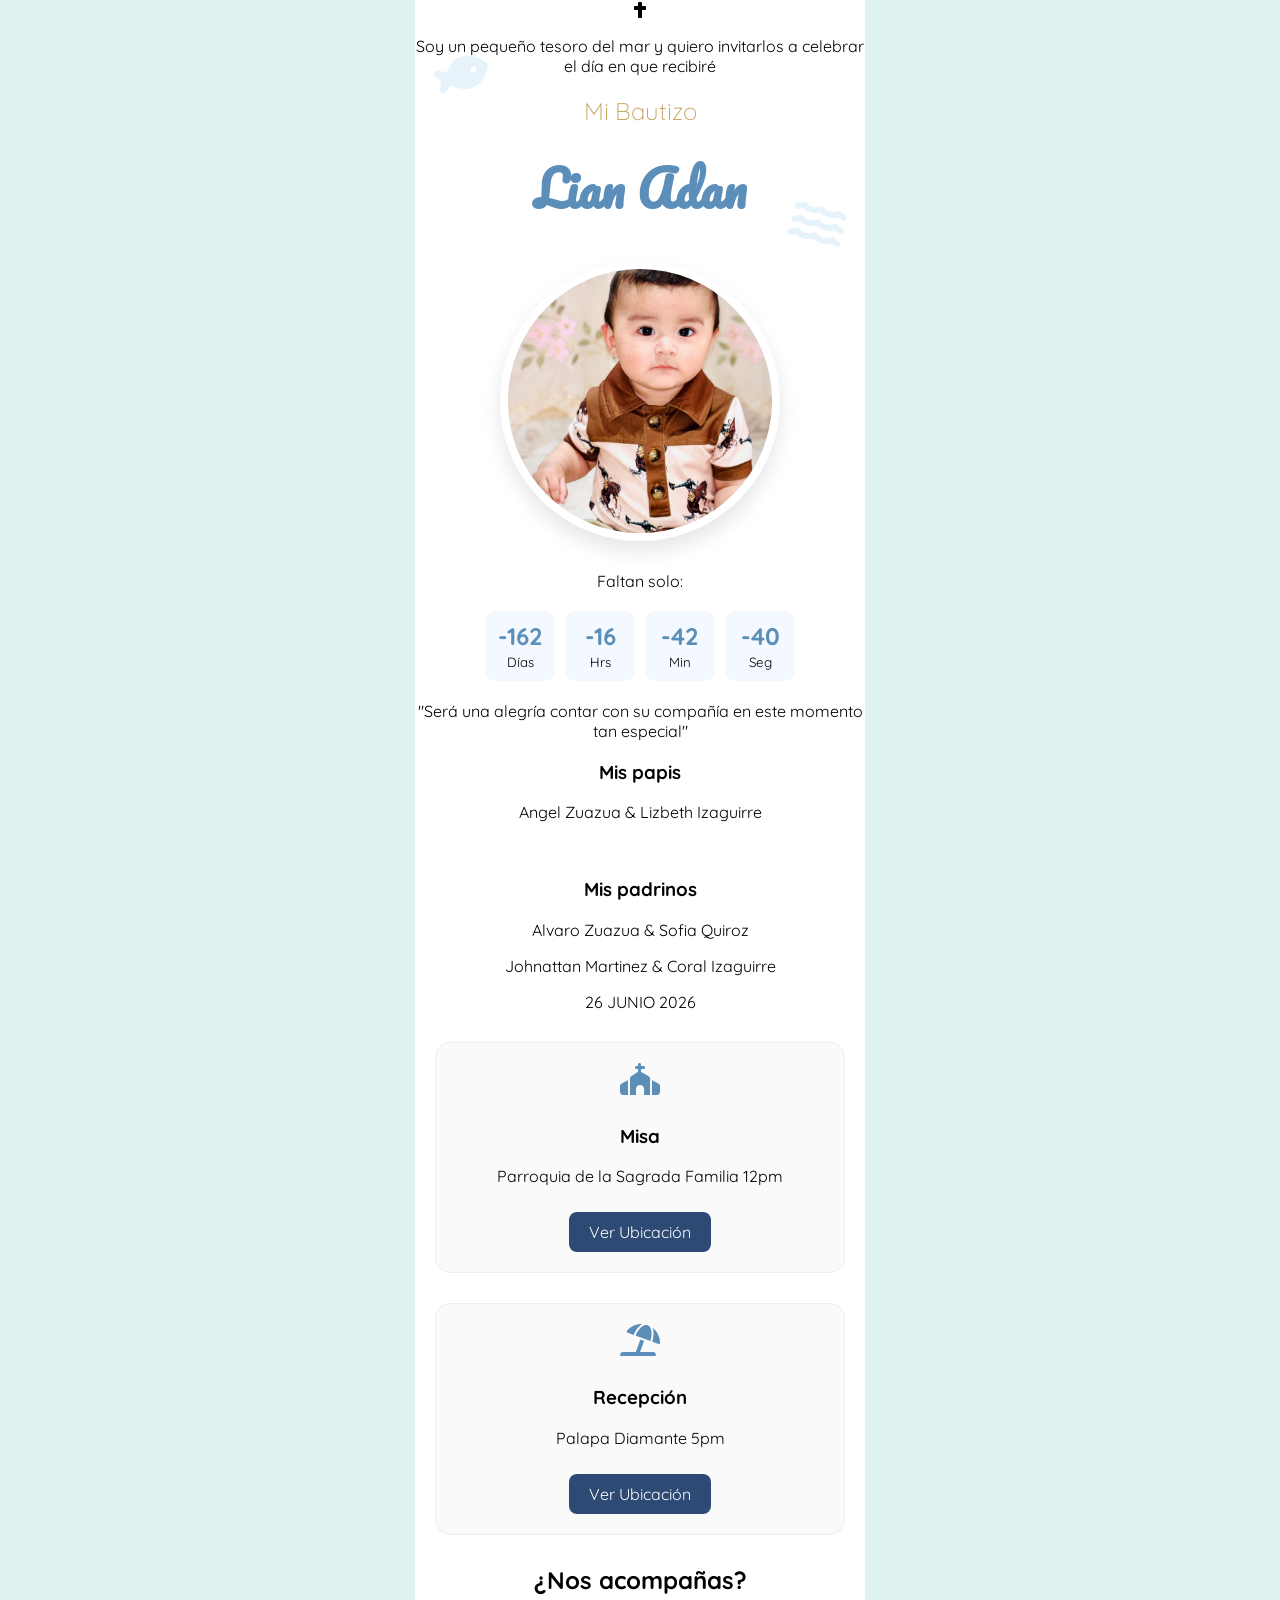
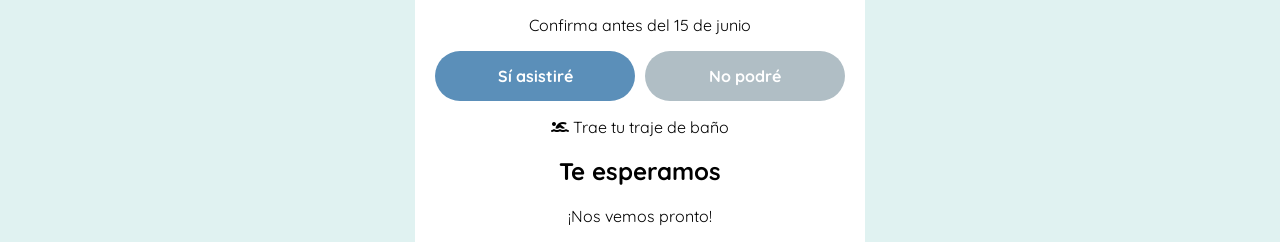
<file: index.html>
<!DOCTYPE html>
<html lang="es">
<head>
    <meta charset="UTF-8">
    <meta name="viewport" content="width=device-width, initial-scale=1.0, maximum-scale=1.0, user-scalable=no">
    <title>Bautizo Lian Adan</title>
    
    <!-- Fuentes -->
    <link href="https://fonts.googleapis.com/css2?family=Pacifico&family=Quicksand:wght@400;700&display=swap" rel="stylesheet">
    <!-- Iconos -->
    <link rel="stylesheet" href="https://cdnjs.cloudflare.com/ajax/libs/font-awesome/6.0.0/css/all.min.css">
    <link rel="stylesheet" href="css/index.css">
</head>
<body>

    <div class="main-container">
        <!-- Decoraciones de fondo con iconos para que no fallen -->
        <div class="bubbles">
            <i class="fas fa-fish deco-icon f1"></i>
            <i class="fas fa-water deco-icon f2"></i>
        </div>

        <header class="padding-top">
            <i class="fas fa-cross gold-cross"></i>
            <p class="intro">Soy un pequeño tesoro del mar y quiero invitarlos a celebrar el día en que recibiré</p>
            <h2 class="txt-bautizo">Mi Bautizo</h2>
            <h1 class="txt-nombre">Lian Adan</h1>
        </header>

        <!-- Foto Principal con respaldo si no carga -->
        <div class="foto-centrada">
            <div class="circulo-imagen">
                <!-- ASEGÚRATE QUE EL NOMBRE SEA IGUAL AL DE TU CARPETA -->
                <img src="img/Lian.jpg" onerror="this.src='https://via.placeholder.com/300?text=Foto+del+Bebe'">
            </div>
        </div>

        <div class="contador-v2">
            <p>Faltan solo:</p>
            <div id="reloj" class="timer-grid">
                <div class="t-box"><span id="days">00</span><small>Días</small></div>
                <div class="t-box"><span id="hours">00</span><small>Hrs</small></div>
                <div class="t-box"><span id="minutes">00</span><small>Min</small></div>
                <div class="t-box"><span id="seconds">00</span><small>Seg</small></div>
            </div>
        </div>

        <section class="info-familiar">
            <p class="frase-amor">"Será una alegría contar con su compañía en este momento tan especial"</p>
            
            <div class="padres-padrinos">
                <h3>Mis papis</h3>
                <p>Angel Zuazua & Lizbeth Izaguirre</p>
                <br>
                <h3>Mis padrinos</h3>
                <p>Alvaro Zuazua & Sofia Quiroz</p>
                <p>Johnattan Martinez & Coral Izaguirre</p>
            </div>
        </section>

        <section class="eventos-v2">
            <div class="fecha-badge">
                <span class="f-dia">26</span>
                <span class="f-mes">JUNIO 2026</span>
            </div>

            <div class="card-evento">
                <i class="fas fa-church"></i>
                <h3>Misa</h3>
                <p>Parroquia de la Sagrada Familia 12pm</p>
                <a href="https://maps.google.com" class="btn-geo">Ver Ubicación</a>
            </div>

            <div class="card-evento">
                <i class="fas fa-umbrella-beach"></i>
                <h3>Recepción</h3>
                <p>Palapa Diamante 5pm</p>
                <a href="https://maps.google.com" class="btn-geo">Ver Ubicación</a>
            </div>
        </section>

        <section class="rsvp-v2">
            <h2>¿Nos acompañas?</h2>
            <p>Confirma antes del 15 de junio</p>
            <div class="btns-confirmar">
                <a href="https://wa.me/521234567890" class="btn si">Sí asistiré</a>
                <a href="https://wa.me/521234567890" class="btn no">No podré</a>
            </div>
            <p class="swim"><i class="fas fa-swimmer"></i> Trae tu traje de baño</p>
        </section>

        <footer class="final">
            <h2>Te esperamos</h2>
            <p>¡Nos vemos pronto!</p>
        </footer>
    </div>

    <script>
        // Script del contador (igual que el anterior pero corregido)
        const date = new Date('June 26, 2026 12:00:00').getTime();
        setInterval(() => {
            const now = new Date().getTime();
            const diff = date - now;
            document.getElementById('days').innerText = Math.floor(diff / (1000 * 60 * 60 * 24));
            document.getElementById('hours').innerText = Math.floor((diff % (1000 * 60 * 60 * 24)) / (1000 * 60 * 60));
            document.getElementById('minutes').innerText = Math.floor((diff % (1000 * 60 * 60)) / (1000 * 60));
            document.getElementById('seconds').innerText = Math.floor((diff % (1000 * 60)) / 1000);
        }, 1000);
    </script>
</body>
</html>
</file>
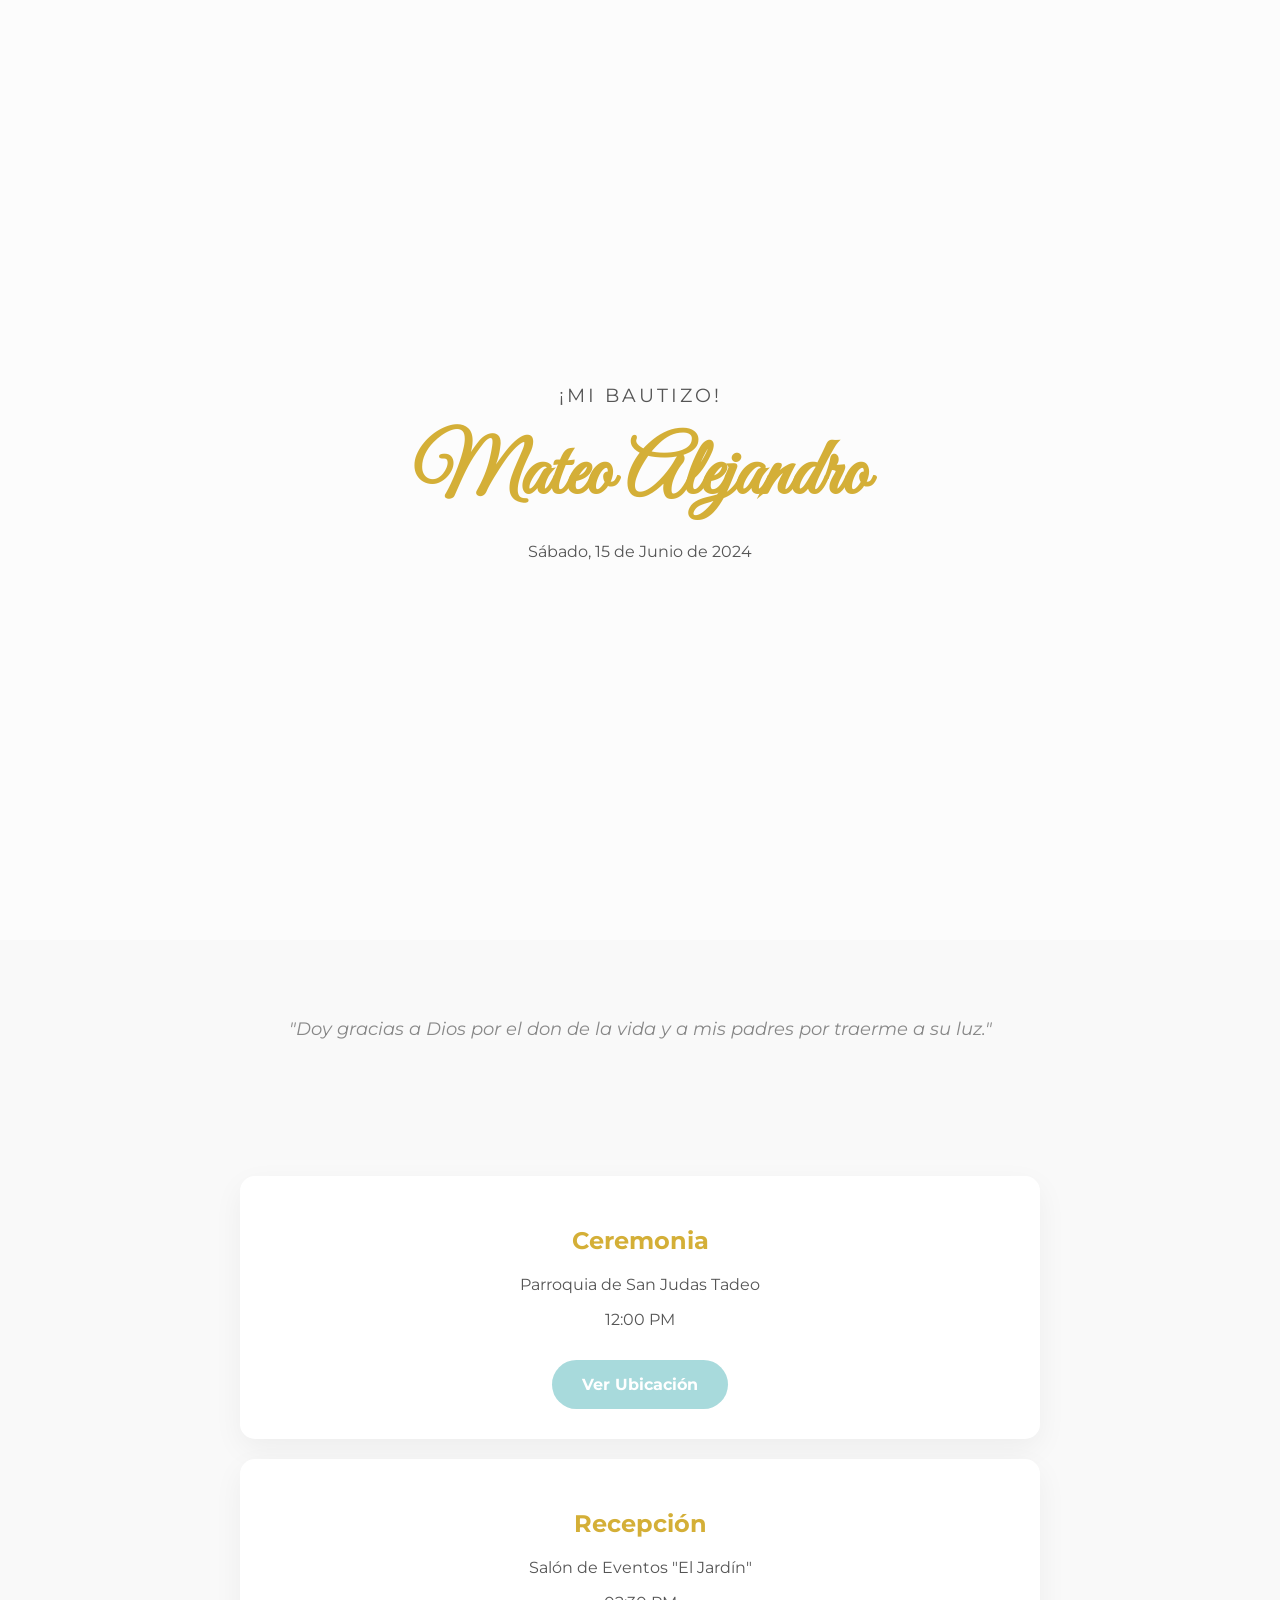
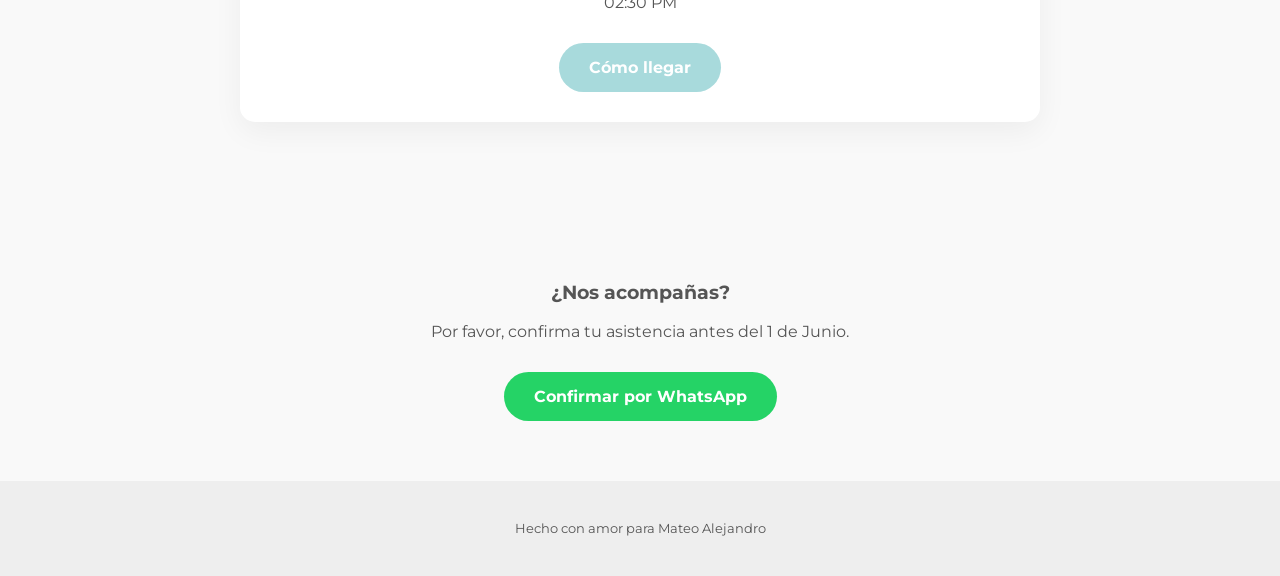
<file: home.html>
<!DOCTYPE html>
<html lang="es">
<head>
    <meta charset="UTF-8">
    <meta name="viewport" content="width=device-width, initial-scale=1.0">
    <title>Mi Bautizo - Invitación Digital</title>
    
    <!-- Tipografías elegantes de Google Fonts -->
    <link href="https://fonts.googleapis.com/css2?family=Great+Vibes&family=Montserrat:wght@300;400&display=swap" rel="stylesheet">
    
    <!-- Librería de animaciones -->
    <link href="https://unpkg.com/aos@2.3.1/dist/aos.css" rel="stylesheet">
    <link rel="stylesheet" href="css/home.css">
</head>
<body>

    <!-- Portada -->
    <div class="hero">
        <p class="fecha-top" data-aos="fade-down">¡Mi Bautizo!</p>
        <h1 data-aos="zoom-in" data-aos-duration="2000">Mateo Alejandro</h1>
        <p data-aos="fade-up">Sábado, 15 de Junio de 2024</p>
    </div>

    <!-- Frase espiritual -->
    <section class="frase" data-aos="fade-up">
        <p>"Doy gracias a Dios por el don de la vida y a mis padres por traerme a su luz."</p>
    </section>

    <!-- Detalles de la ceremonia -->
    <section>
        <div class="tarjeta-info" data-aos="fade-right">
            <h2 style="color: var(--color-dorado);">Ceremonia</h2>
            <p>Parroquia de San Judas Tadeo</p>
            <p>12:00 PM</p>
            <a href="https://maps.google.com" target="_blank" class="boton">Ver Ubicación</a>
        </div>

        <div class="tarjeta-info" data-aos="fade-left">
            <h2 style="color: var(--color-dorado);">Recepción</h2>
            <p>Salón de Eventos "El Jardín"</p>
            <p>02:30 PM</p>
            <a href="https://maps.google.com" target="_blank" class="boton">Cómo llegar</a>
        </div>
    </section>

    <!-- RSVP / Confirmación -->
    <section data-aos="zoom-in">
        <h3>¿Nos acompañas?</h3>
        <p>Por favor, confirma tu asistencia antes del 1 de Junio.</p>
        <!-- Cambia el número después de wa.me/ -->
        <a href="https://wa.me/521234567890?text=Hola!%20Confirmo%20mi%20asistencia%20al%20bautizo%20de%20Mateo" class="boton" style="background-color: #25d366;">
            Confirmar por WhatsApp
        </a>
    </section>

    <footer>
        Hecho con amor para Mateo Alejandro
    </footer>

    <!-- Scripts de animación -->
    <script src="https://unpkg.com/aos@2.3.1/dist/aos.js"></script>
    <script>
        AOS.init({
            duration: 1000,
            once: true
        });
    </script>
</body>
</html>
</file>
<file: css/index.css>
* { box-sizing: border-box; }

body {
    margin: 0;
    background-color: #e0f2f1;
    font-family: 'Quicksand', sans-serif;
    display: flex;
    justify-content: center;
}

.main-container {
    width: 100%;
    max-width: 450px; /* Limita el ancho en PC, pero llena el móvil */
    background: white;
    text-align: center;
    position: relative;
    overflow-x: hidden;
}

/* Tipografía */
.txt-nombre {
    font-family: 'Pacifico', cursive;
    color: #5b8fb9;
    font-size: 3rem;
    margin: 10px 0;
}

.txt-bautizo {
    color: #c5a059;
    font-weight: 300;
    margin-top: 20px;
}

/* Foto */
.foto-centrada {
    display: flex;
    justify-content: center;
    margin: 30px 0;
}

.circulo-imagen {
    width: 280px;
    height: 280px;
    border-radius: 50%;
    border: 8px solid white;
    box-shadow: 0 10px 20px rgba(0,0,0,0.1);
    overflow: hidden;
    background: #f0f0f0;
}

.circulo-imagen img {
    width: 100%;
    height: 100%;
    object-fit: cover;
}

/* Contador */
.timer-grid {
    display: flex;
    justify-content: center;
    gap: 10px;
    margin: 20px 0;
}

.t-box {
    background: #f4f9ff;
    padding: 10px;
    border-radius: 10px;
    min-width: 70px;
}

.t-box span { font-size: 1.5rem; font-weight: bold; color: #5b8fb9; display: block; }

/* Tarjetas de Eventos */
.card-evento {
    margin: 30px 20px;
    padding: 20px;
    border-radius: 15px;
    background: #fafafa;
    border: 1px solid #eee;
}

.card-evento i { font-size: 2rem; color: #5b8fb9; margin-bottom: 10px; }

/* Botones */
.btn-geo {
    display: inline-block;
    padding: 10px 20px;
    background: #2c4a73;
    color: white;
    text-decoration: none;
    border-radius: 8px;
    margin-top: 10px;
}

.btns-confirmar {
    display: flex;
    gap: 10px;
    justify-content: center;
    padding: 0 20px;
}

.btn {
    flex: 1;
    padding: 15px;
    border-radius: 30px;
    color: white;
    text-decoration: none;
    font-weight: bold;
}

.btn.si { background: #5b8fb9; }
.btn.no { background: #b0bec5; }

/* Decoraciones Flotantes */
.deco-icon {
    position: absolute;
    color: #d1e9f6;
    font-size: 3rem;
    z-index: 0;
    opacity: 0.5;
}
.f1 { top: 50px; left: 20px; transform: rotate(-20deg); }
.f2 { top: 200px; right: 20px; transform: rotate(15deg); }
</file>
<file: css/home.css>
:root {
            --color-principal: #a8dadc; /* Azul pastel (puedes cambiarlo a #ffc8dd para rosa) */
            --color-dorado: #d4af37;
            --texto: #555;
        }

body {
            margin: 0;
            font-family: 'Montserrat', sans-serif;
            color: var(--texto);
            background-color: #f9f9f9;
            text-align: center;
            overflow-x: hidden;
        }

/* Hero Section */
.hero {
            height: 100vh;
            background: linear-gradient(rgba(255,255,255,0.5), rgba(255,255,255,0.5)), 
                        url('https://images.unsplash.com/photo-1519689689378-43d2c67424d4?auto=format&fit=crop&q=80&w=1000') center/cover;
            display: flex;
            flex-direction: column;
            justify-content: center;
            align-items: center;
            padding: 20px;
        }

h1 {
            font-family: 'Great Vibes', cursive;
            font-size: 5rem;
            color: var(--color-dorado);
            margin: 0;
        }

.fecha-top {
            font-size: 1.2rem;
            letter-spacing: 3px;
            text-transform: uppercase;
        }

        /* Secciones */
section {
            padding: 60px 20px;
            max-width: 800px;
            margin: auto;
        }

.frase {
            font-style: italic;
            font-size: 1.1rem;
            color: #888;
        }

.tarjeta-info {
            background: white;
            padding: 30px;
            border-radius: 15px;
            box-shadow: 0 10px 30px rgba(0,0,0,0.05);
            margin-bottom: 20px;
        }

.boton {
            display: inline-block;
            padding: 15px 30px;
            background-color: var(--color-principal);
            color: white;
            text-decoration: none;
            border-radius: 30px;
            margin-top: 15px;
            transition: 0.3s;
            font-weight: bold;
        }

.boton:hover {
            transform: scale(1.05);
            background-color: #457b9d;
        }

footer {
            padding: 40px;
            font-size: 0.8rem;
            background: #eee;
        }
</file>
